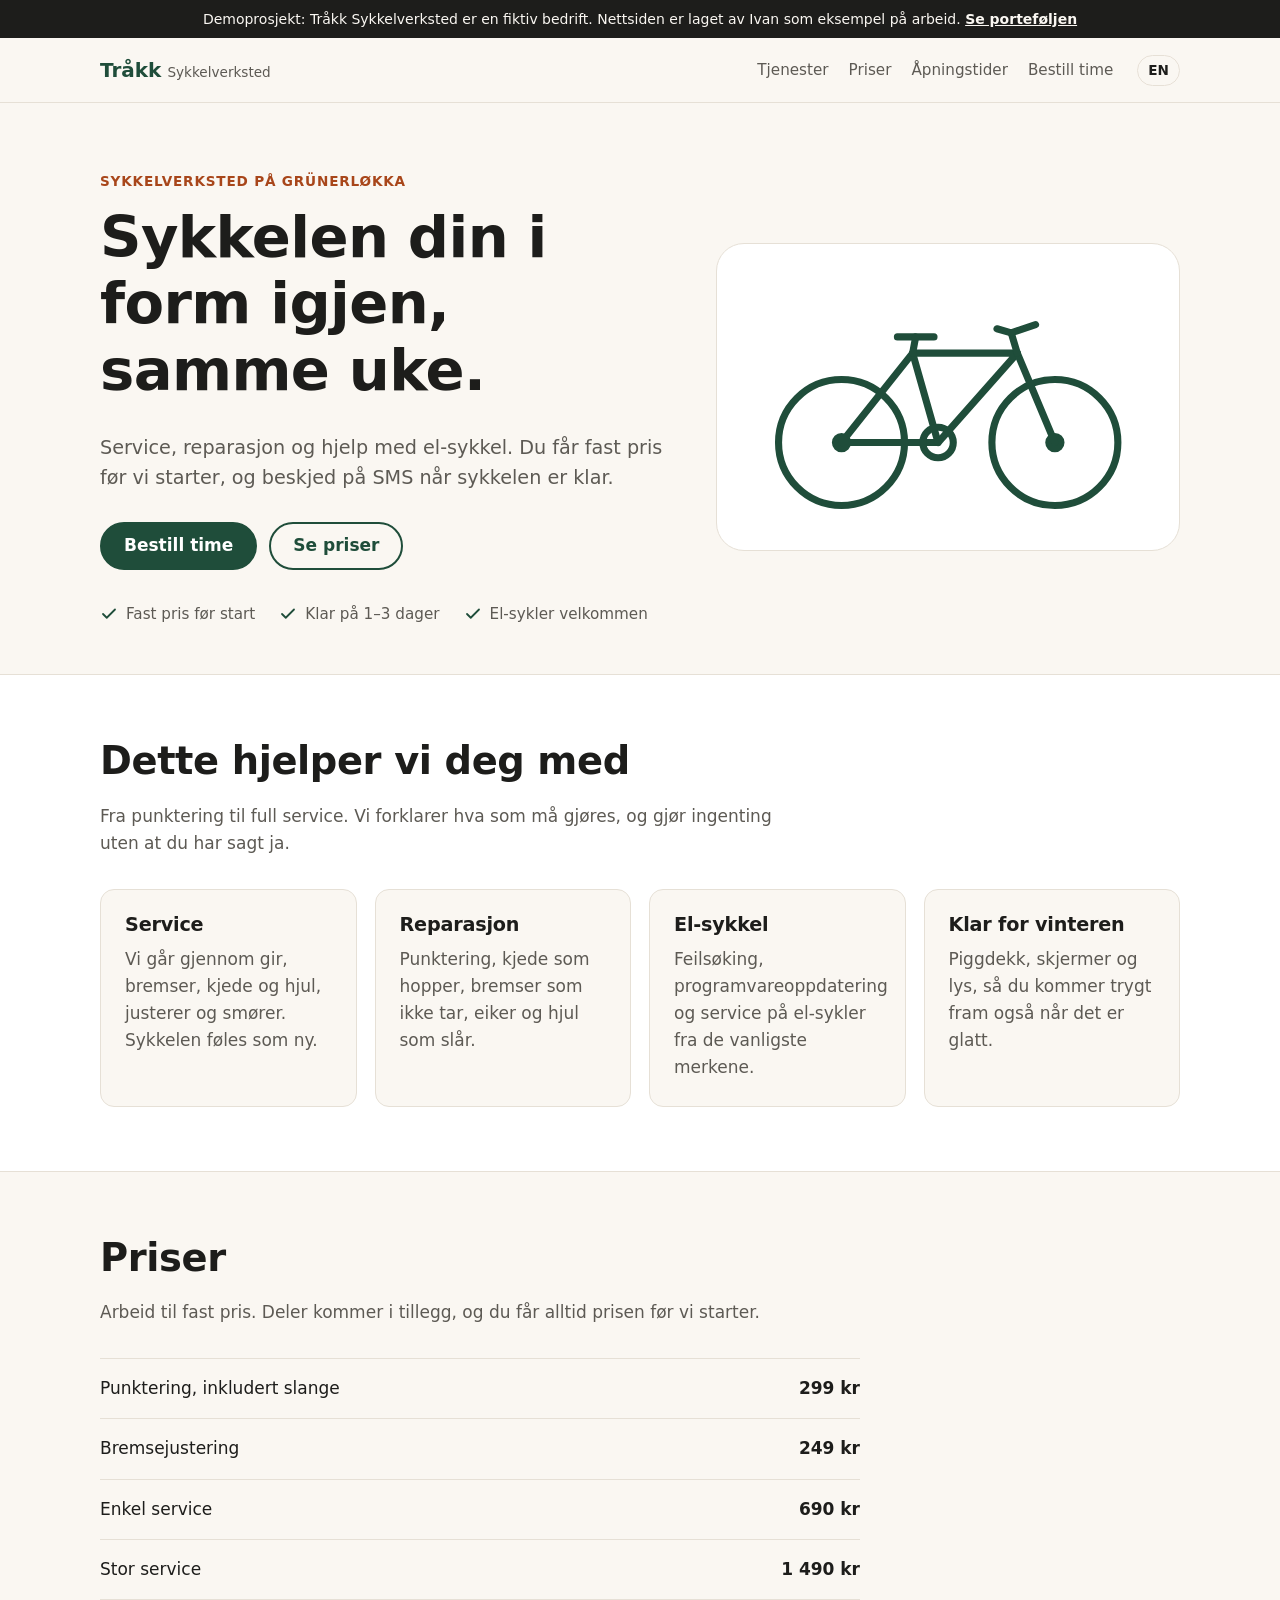
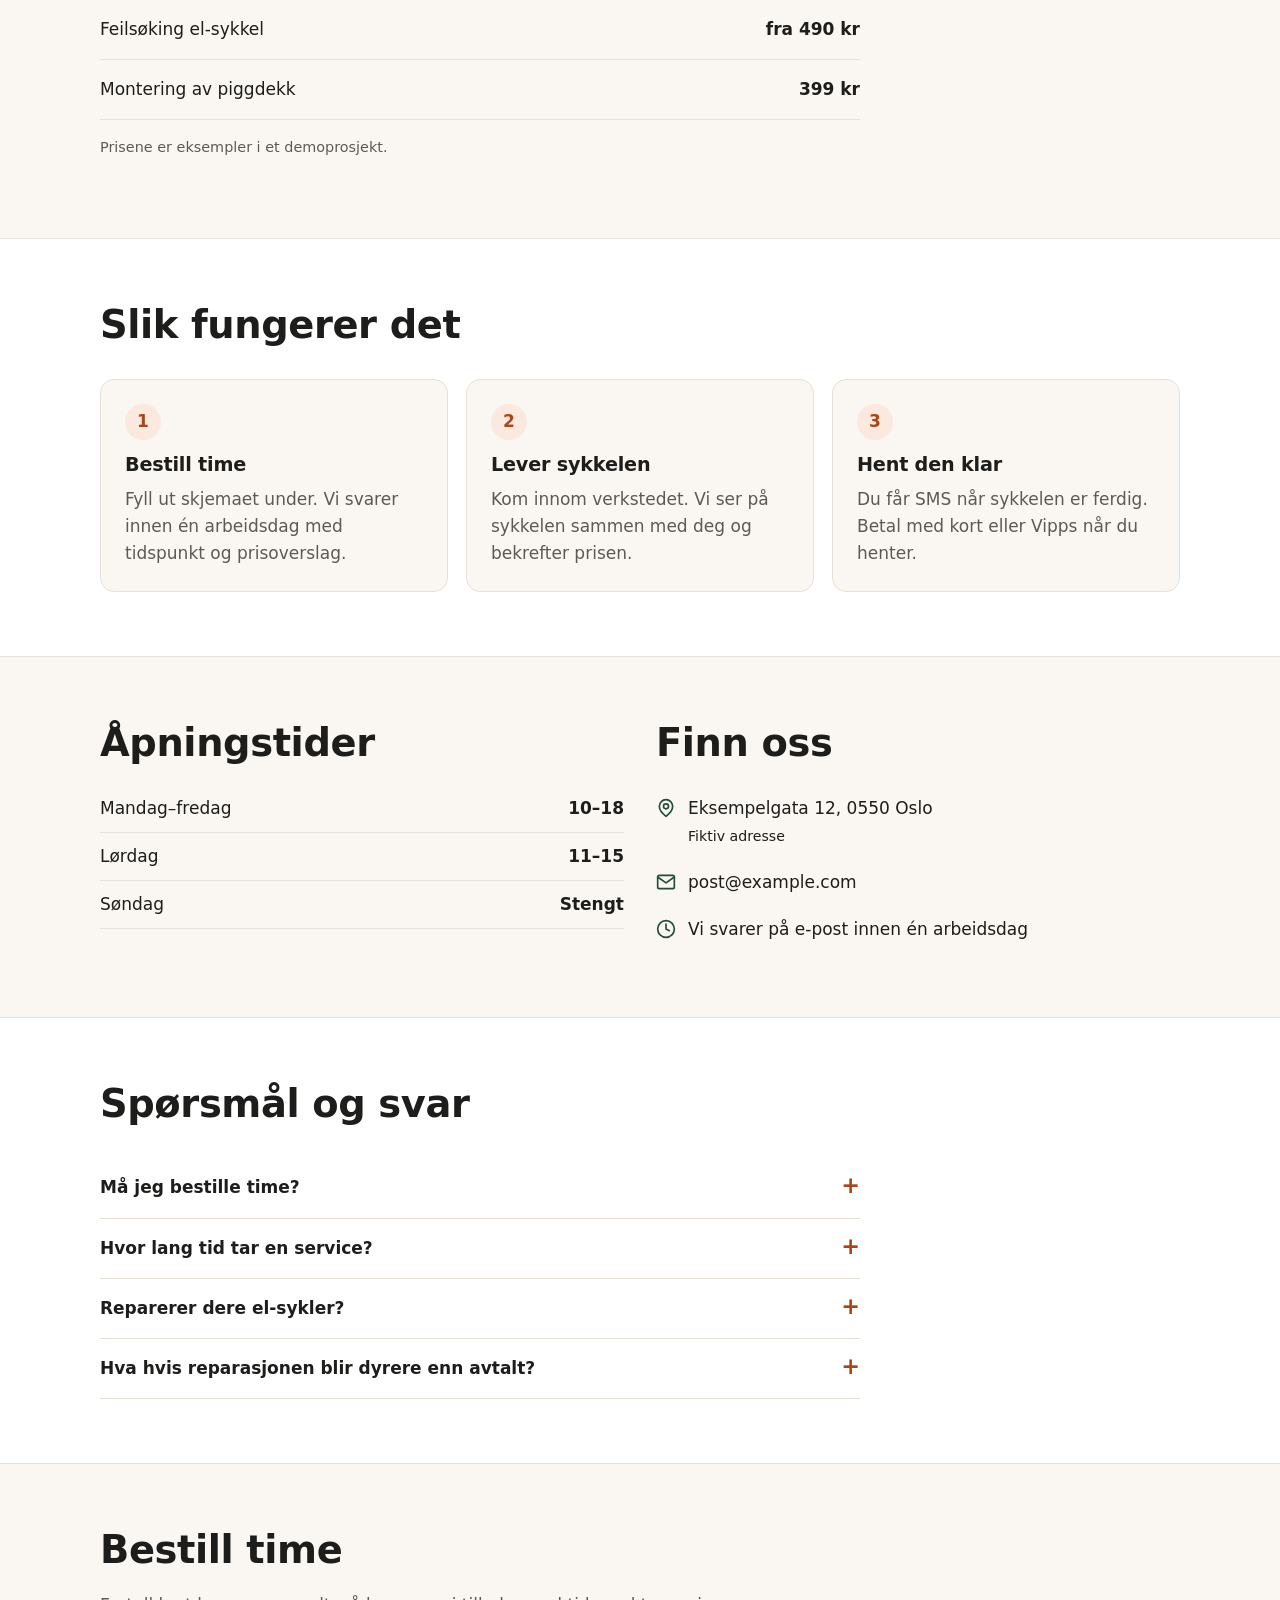
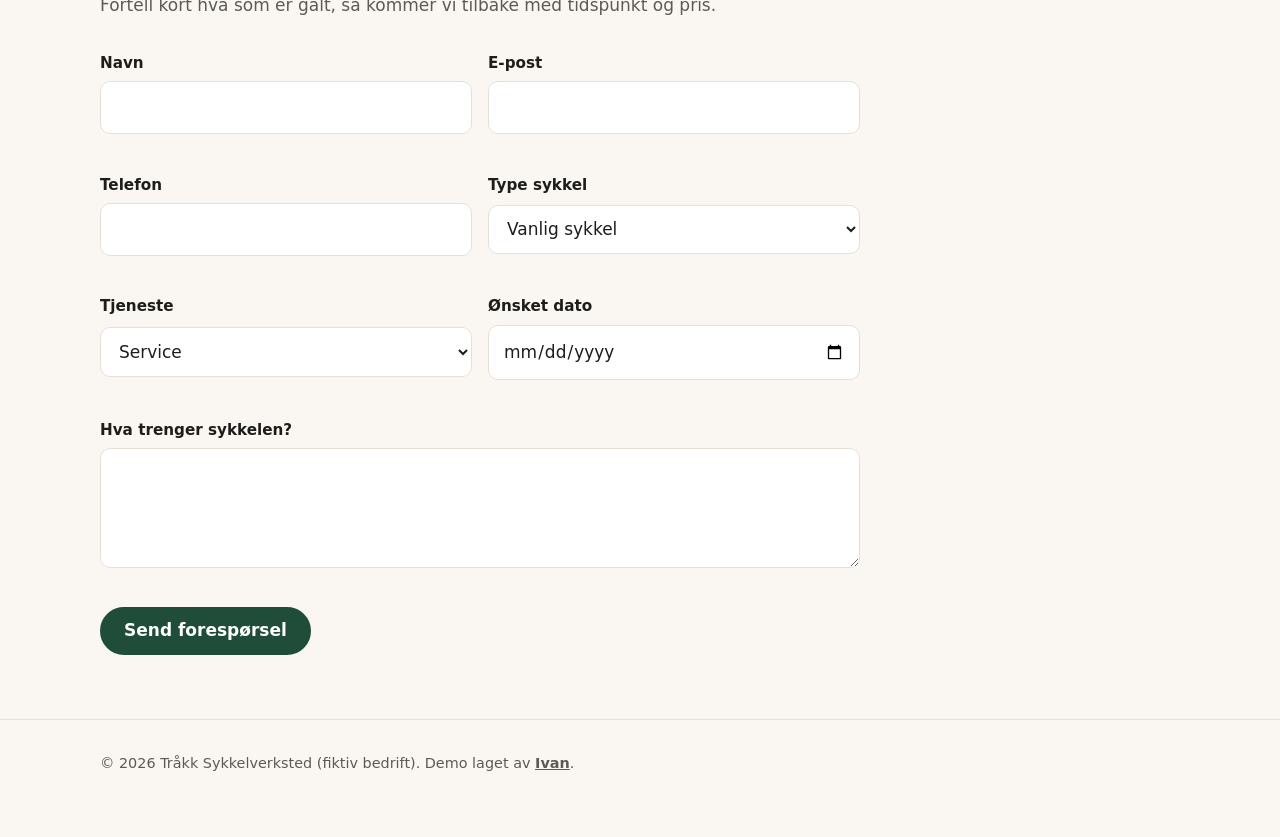
<file: index.html>
<!doctype html>
<html lang="nb">
<head>
  <meta charset="utf-8">
  <meta name="viewport" content="width=device-width, initial-scale=1">
  <title>Tråkk Sykkelverksted: sykkelservice og reparasjon på Grünerløkka (demo)</title>
  <meta name="description" content="Sykkelservice, reparasjon og hjelp med el-sykkel på Grünerløkka i Oslo. Fast pris før vi starter. Demoprosjekt med fiktiv bedrift.">
  <!-- Fictional business: keep the demo out of search results so nobody looks for a shop that does not exist. -->
  <meta name="robots" content="noindex, follow">
  <link rel="canonical" href="https://agent-carl.github.io/oslo-bike-shop-demo/">
  <link rel="alternate" hreflang="nb" href="https://agent-carl.github.io/oslo-bike-shop-demo/">
  <link rel="alternate" hreflang="en" href="https://agent-carl.github.io/oslo-bike-shop-demo/en/">
  <meta property="og:type" content="website">
  <meta property="og:title" content="Tråkk Sykkelverksted (demo)">
  <meta property="og:description" content="Sykkelservice og reparasjon på Grünerløkka. Demoprosjekt med fiktiv bedrift.">
  <meta property="og:url" content="https://agent-carl.github.io/oslo-bike-shop-demo/">
  <meta property="og:locale" content="nb_NO">
  <meta name="theme-color" content="#1f4d3a">
  <link rel="icon" href="favicon.svg" type="image/svg+xml">
  <link rel="stylesheet" href="styles.css">
  <script type="application/ld+json">
  {
    "@context": "https://schema.org",
    "@type": "BikeStore",
    "name": "Tråkk Sykkelverksted (fiktiv demo)",
    "description": "Demoprosjekt. Fiktiv sykkelverksted på Grünerløkka.",
    "url": "https://agent-carl.github.io/oslo-bike-shop-demo/",
    "telephone": "+47 000 00 000",
    "email": "post@example.com",
    "priceRange": "kr 249 - kr 1490",
    "address": {
      "@type": "PostalAddress",
      "streetAddress": "Eksempelgata 12",
      "postalCode": "0550",
      "addressLocality": "Oslo",
      "addressCountry": "NO"
    },
    "openingHoursSpecification": [
      { "@type": "OpeningHoursSpecification", "dayOfWeek": ["Monday", "Tuesday", "Wednesday", "Thursday", "Friday"], "opens": "10:00", "closes": "18:00" },
      { "@type": "OpeningHoursSpecification", "dayOfWeek": "Saturday", "opens": "11:00", "closes": "15:00" }
    ]
  }
  </script>
</head>
<body>
  <a class="skip" href="#main">Hopp til innhold</a>

  <div class="demo-banner" role="note">
    Demoprosjekt: Tråkk Sykkelverksted er en fiktiv bedrift. Nettsiden er laget av Ivan som eksempel på arbeid.
    <a href="https://agent-carl.github.io/">Se porteføljen</a>
  </div>

  <header class="site-header">
    <div class="wrap header-inner">
      <a class="logo" href="./">Tråkk <small>Sykkelverksted</small></a>
      <nav class="nav" aria-label="Hovedmeny">
        <a href="#tjenester">Tjenester</a>
        <a href="#priser">Priser</a>
        <a href="#apningstider">Åpningstider</a>
        <a href="#bestill">Bestill time</a>
      </nav>
      <a class="lang" href="en/" hreflang="en" lang="en">EN</a>
    </div>
  </header>

  <main id="main">
    <section class="hero">
      <div class="wrap hero-grid">
        <div>
          <span class="eyebrow">Sykkelverksted på Grünerløkka</span>
          <h1>Sykkelen din i form igjen, samme uke.</h1>
          <p class="lead">Service, reparasjon og hjelp med el-sykkel. Du får fast pris før vi starter, og beskjed på SMS når sykkelen er klar.</p>
          <div class="actions">
            <a class="btn btn-primary" href="#bestill">Bestill time</a>
            <a class="btn btn-ghost" href="#priser">Se priser</a>
          </div>
          <ul class="facts">
            <li><svg viewBox="0 0 24 24" fill="none" stroke="currentColor" stroke-width="2.4" stroke-linecap="round" stroke-linejoin="round" aria-hidden="true"><polyline points="20 6 9 17 4 12"/></svg>Fast pris før start</li>
            <li><svg viewBox="0 0 24 24" fill="none" stroke="currentColor" stroke-width="2.4" stroke-linecap="round" stroke-linejoin="round" aria-hidden="true"><polyline points="20 6 9 17 4 12"/></svg>Klar på 1–3 dager</li>
            <li><svg viewBox="0 0 24 24" fill="none" stroke="currentColor" stroke-width="2.4" stroke-linecap="round" stroke-linejoin="round" aria-hidden="true"><polyline points="20 6 9 17 4 12"/></svg>El-sykler velkommen</li>
          </ul>
        </div>
        <div class="hero-art" aria-hidden="true">
          <svg viewBox="0 0 400 230" fill="none" stroke="currentColor" stroke-width="7" stroke-linecap="round" stroke-linejoin="round">
            <circle cx="95" cy="160" r="62"/>
            <circle cx="305" cy="160" r="62"/>
            <circle cx="95" cy="160" r="6" fill="currentColor"/>
            <circle cx="305" cy="160" r="6" fill="currentColor"/>
            <polyline points="95,160 190,160 165,72 95,160"/>
            <polyline points="165,72 268,72 190,160"/>
            <polyline points="268,72 305,160"/>
            <line x1="150" y1="56" x2="186" y2="56"/>
            <line x1="165" y1="72" x2="168" y2="56"/>
            <polyline points="262,52 268,72"/>
            <polyline points="248,48 262,52 286,44"/>
            <circle cx="190" cy="160" r="15"/>
          </svg>
        </div>
      </div>
    </section>

    <section id="tjenester" class="alt">
      <div class="wrap">
        <div class="section-head">
          <h2>Dette hjelper vi deg med</h2>
          <p>Fra punktering til full service. Vi forklarer hva som må gjøres, og gjør ingenting uten at du har sagt ja.</p>
        </div>
        <div class="cards">
          <article class="card">
            <h3>Service</h3>
            <p>Vi går gjennom gir, bremser, kjede og hjul, justerer og smører. Sykkelen føles som ny.</p>
          </article>
          <article class="card">
            <h3>Reparasjon</h3>
            <p>Punktering, kjede som hopper, bremser som ikke tar, eiker og hjul som slår.</p>
          </article>
          <article class="card">
            <h3>El-sykkel</h3>
            <p>Feilsøking, programvareoppdatering og service på el-sykler fra de vanligste merkene.</p>
          </article>
          <article class="card">
            <h3>Klar for vinteren</h3>
            <p>Piggdekk, skjermer og lys, så du kommer trygt fram også når det er glatt.</p>
          </article>
        </div>
      </div>
    </section>

    <section id="priser">
      <div class="wrap">
        <div class="section-head">
          <h2>Priser</h2>
          <p>Arbeid til fast pris. Deler kommer i tillegg, og du får alltid prisen før vi starter.</p>
        </div>
        <ul class="price-list">
          <li><span>Punktering, inkludert slange</span><strong>299 kr</strong></li>
          <li><span>Bremsejustering</span><strong>249 kr</strong></li>
          <li><span>Enkel service</span><strong>690 kr</strong></li>
          <li><span>Stor service</span><strong>1 490 kr</strong></li>
          <li><span>Feilsøking el-sykkel</span><strong>fra 490 kr</strong></li>
          <li><span>Montering av piggdekk</span><strong>399 kr</strong></li>
        </ul>
        <p class="note">Prisene er eksempler i et demoprosjekt.</p>
      </div>
    </section>

    <section class="alt">
      <div class="wrap">
        <div class="section-head">
          <h2>Slik fungerer det</h2>
        </div>
        <div class="cards">
          <article class="card">
            <span class="card-num">1</span>
            <h3>Bestill time</h3>
            <p>Fyll ut skjemaet under. Vi svarer innen én arbeidsdag med tidspunkt og prisoverslag.</p>
          </article>
          <article class="card">
            <span class="card-num">2</span>
            <h3>Lever sykkelen</h3>
            <p>Kom innom verkstedet. Vi ser på sykkelen sammen med deg og bekrefter prisen.</p>
          </article>
          <article class="card">
            <span class="card-num">3</span>
            <h3>Hent den klar</h3>
            <p>Du får SMS når sykkelen er ferdig. Betal med kort eller Vipps når du henter.</p>
          </article>
        </div>
      </div>
    </section>

    <section id="apningstider">
      <div class="wrap two-col">
        <div>
          <h2>Åpningstider</h2>
          <table class="hours">
            <tr><th scope="row">Mandag–fredag</th><td>10–18</td></tr>
            <tr><th scope="row">Lørdag</th><td>11–15</td></tr>
            <tr><th scope="row">Søndag</th><td>Stengt</td></tr>
          </table>
        </div>
        <div>
          <h2>Finn oss</h2>
          <ul class="contact-list">
            <li>
              <svg viewBox="0 0 24 24" fill="none" stroke="currentColor" stroke-width="2" stroke-linecap="round" stroke-linejoin="round" aria-hidden="true"><path d="M20 10c0 6-8 12-8 12s-8-6-8-12a8 8 0 0 1 16 0Z"/><circle cx="12" cy="10" r="3"/></svg>
              <span>Eksempelgata 12, 0550 Oslo<br><small>Fiktiv adresse</small></span>
            </li>
            <li>
              <svg viewBox="0 0 24 24" fill="none" stroke="currentColor" stroke-width="2" stroke-linecap="round" stroke-linejoin="round" aria-hidden="true"><rect x="2" y="4" width="20" height="16" rx="2"/><polyline points="22 6 12 13 2 6"/></svg>
              <span>post@example.com</span>
            </li>
            <li>
              <svg viewBox="0 0 24 24" fill="none" stroke="currentColor" stroke-width="2" stroke-linecap="round" stroke-linejoin="round" aria-hidden="true"><circle cx="12" cy="12" r="10"/><polyline points="12 6 12 12 16 14"/></svg>
              <span>Vi svarer på e-post innen én arbeidsdag</span>
            </li>
          </ul>
        </div>
      </div>
    </section>

    <section class="alt faq">
      <div class="wrap">
        <div class="section-head">
          <h2>Spørsmål og svar</h2>
        </div>
        <details>
          <summary>Må jeg bestille time?</summary>
          <p>For service og større reparasjoner, ja. Punktering fikser vi ofte samme dag uten timebestilling.</p>
        </details>
        <details>
          <summary>Hvor lang tid tar en service?</summary>
          <p>Vanligvis 1–3 dager, avhengig av sesong og om vi må bestille deler.</p>
        </details>
        <details>
          <summary>Reparerer dere el-sykler?</summary>
          <p>Ja. Vi feilsøker motor, batteri og display, og gjør service på resten av sykkelen.</p>
        </details>
        <details>
          <summary>Hva hvis reparasjonen blir dyrere enn avtalt?</summary>
          <p>Da ringer vi deg før vi gjør noe mer. Du betaler aldri for arbeid du ikke har godkjent.</p>
        </details>
      </div>
    </section>

    <section id="bestill">
      <div class="wrap">
        <div class="section-head">
          <h2>Bestill time</h2>
          <p>Fortell kort hva som er galt, så kommer vi tilbake med tidspunkt og pris.</p>
        </div>
        <form class="form" id="booking" novalidate data-lang="nb">
          <div class="field">
            <label for="name">Navn</label>
            <input id="name" name="name" autocomplete="name" required>
            <span class="field-error" aria-live="polite"></span>
          </div>
          <div class="field">
            <label for="email">E-post</label>
            <input id="email" name="email" type="email" autocomplete="email" required>
            <span class="field-error" aria-live="polite"></span>
          </div>
          <div class="field">
            <label for="phone">Telefon</label>
            <input id="phone" name="phone" type="tel" autocomplete="tel" inputmode="tel">
            <span class="field-error" aria-live="polite"></span>
          </div>
          <div class="field">
            <label for="bike">Type sykkel</label>
            <select id="bike" name="bike">
              <option>Vanlig sykkel</option>
              <option>El-sykkel</option>
              <option>Barnesykkel</option>
              <option>Annet</option>
            </select>
            <span class="field-error"></span>
          </div>
          <div class="field">
            <label for="service">Tjeneste</label>
            <select id="service" name="service">
              <option>Service</option>
              <option>Reparasjon</option>
              <option>El-sykkel</option>
              <option>Klar for vinteren</option>
            </select>
            <span class="field-error"></span>
          </div>
          <div class="field">
            <label for="date">Ønsket dato</label>
            <input id="date" name="date" type="date">
            <span class="field-error"></span>
          </div>
          <div class="field field-full">
            <label for="message">Hva trenger sykkelen?</label>
            <textarea id="message" name="message" required></textarea>
            <span class="field-error" aria-live="polite"></span>
          </div>
          <div class="field-full">
            <button class="btn btn-primary" type="submit">Send forespørsel</button>
          </div>
          <p class="form-status" role="status" tabindex="-1"></p>
        </form>
      </div>
    </section>
  </main>

  <footer class="site-footer">
    <div class="wrap">
      <p>© 2026 Tråkk Sykkelverksted (fiktiv bedrift). Demo laget av <a href="https://agent-carl.github.io/">Ivan</a>.</p>
    </div>
  </footer>

  <script src="form.js" defer></script>
</body>
</html>
</file>
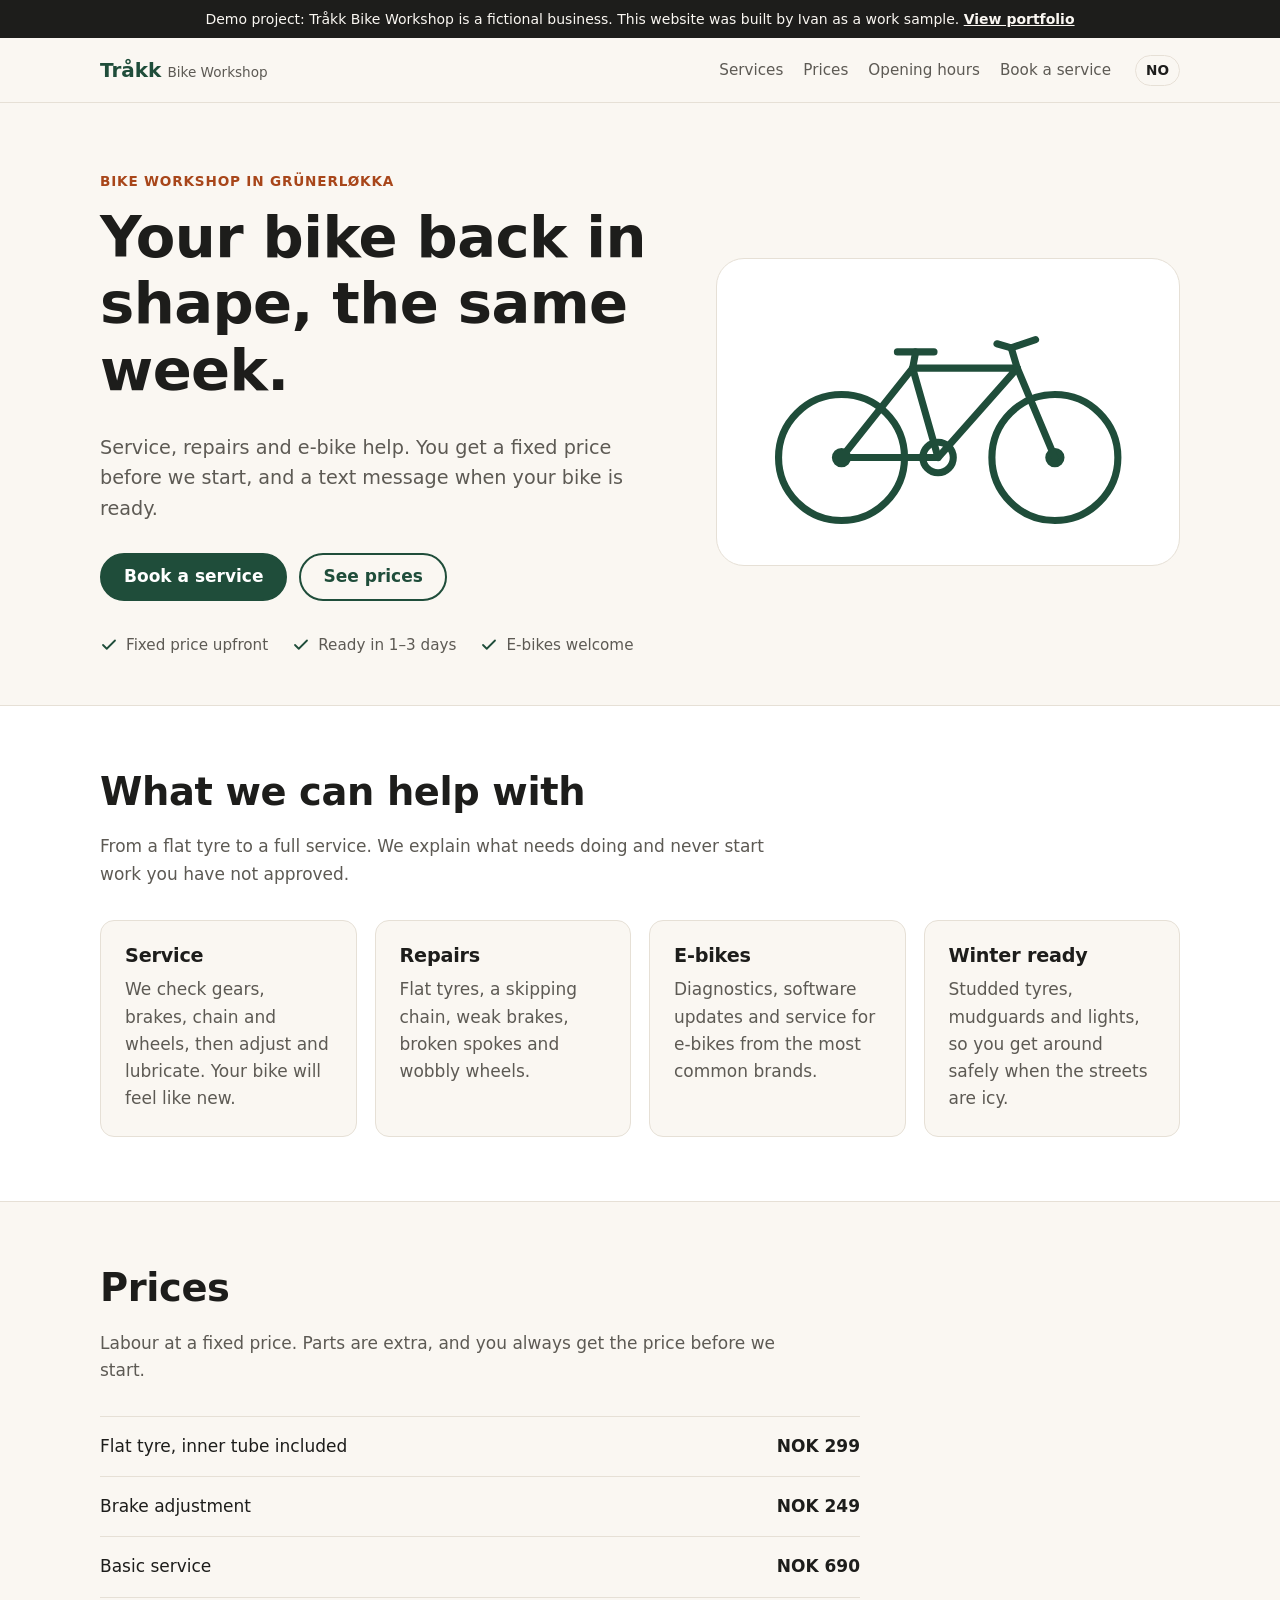
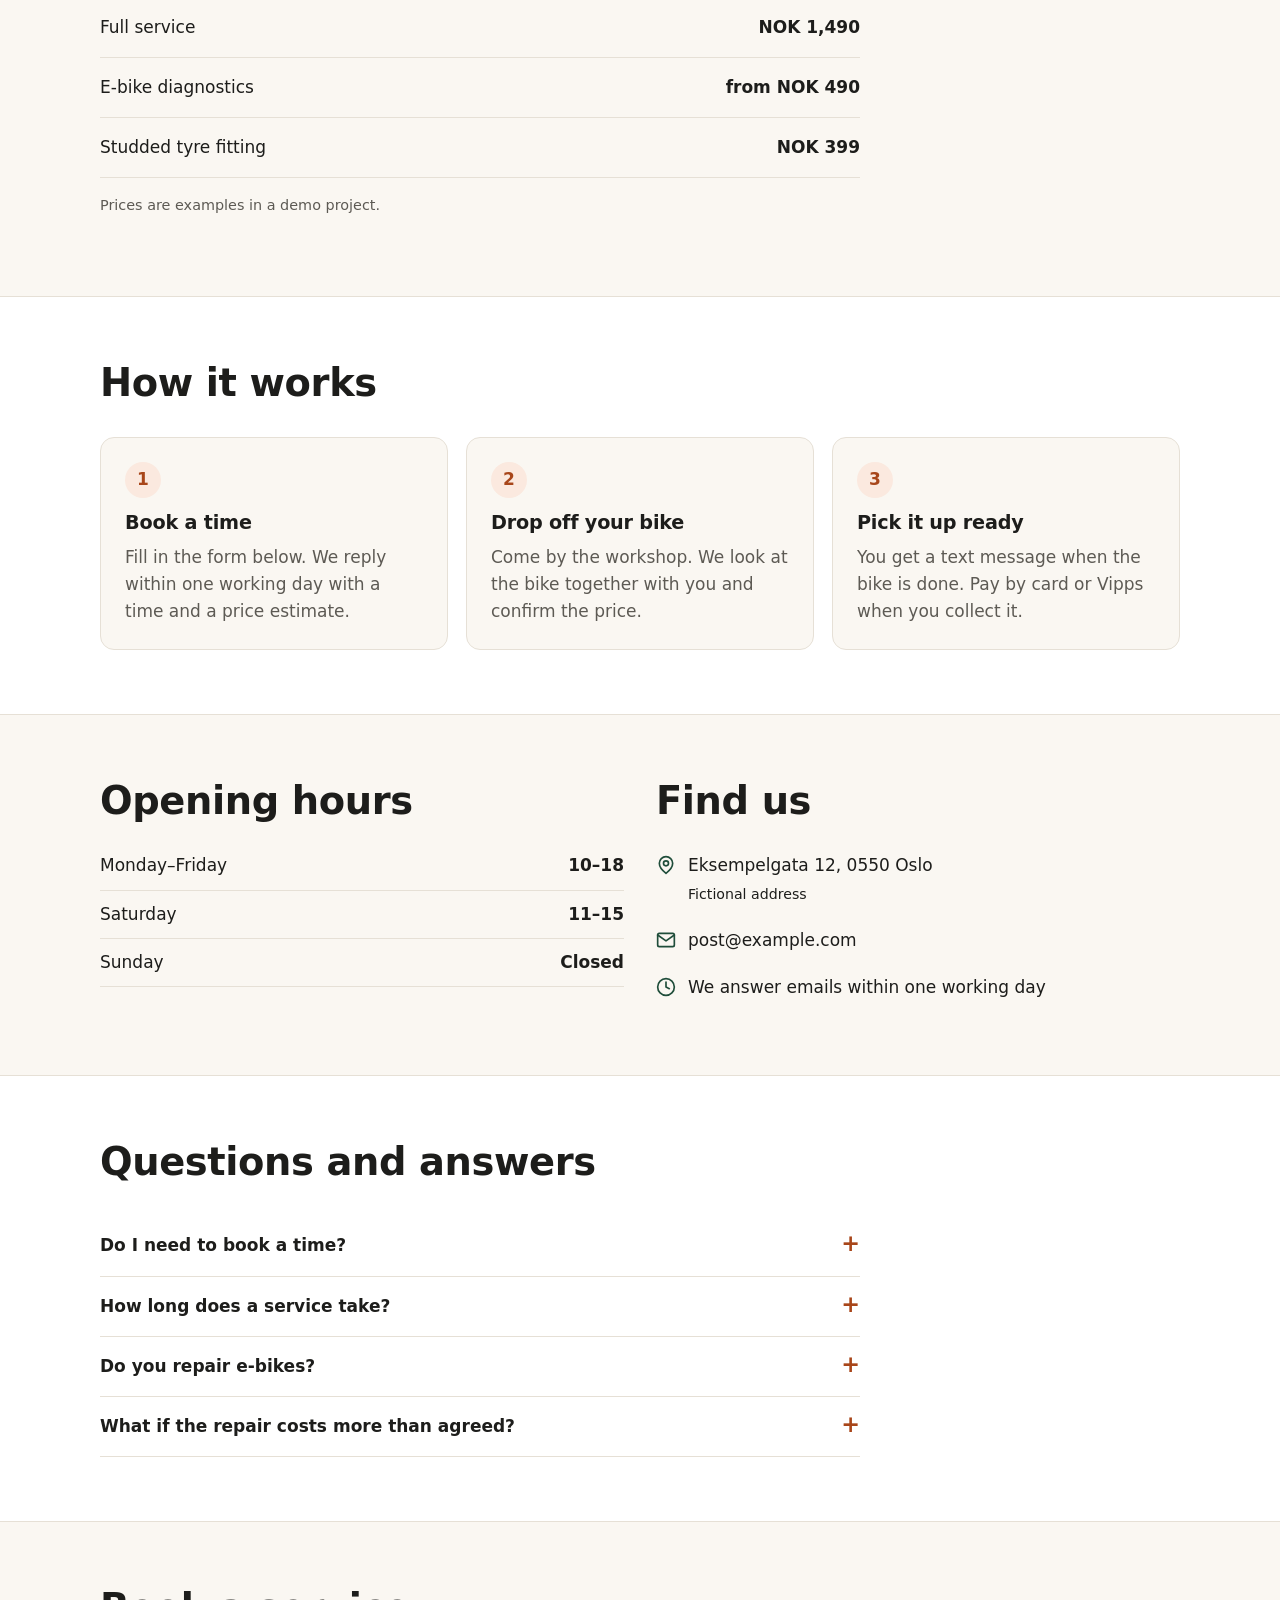
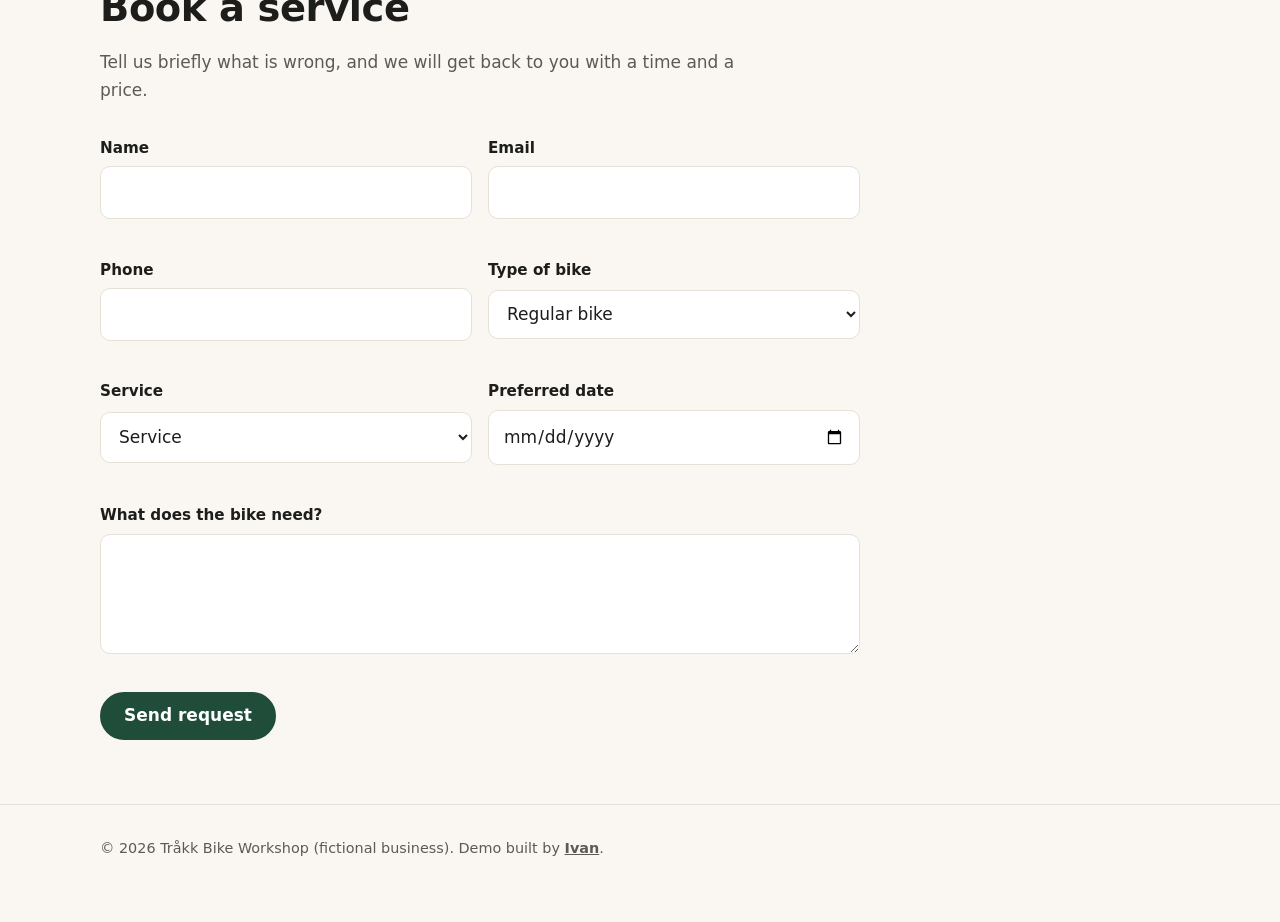
<file: en/index.html>
<!doctype html>
<html lang="en">
<head>
  <meta charset="utf-8">
  <meta name="viewport" content="width=device-width, initial-scale=1">
  <title>Tråkk Bike Workshop: bike service and repair in Grünerløkka (demo)</title>
  <meta name="description" content="Bike service, repairs and e-bike help in Grünerløkka, Oslo. Fixed price before we start. Demo project with a fictional business.">
  <!-- Fictional business: keep the demo out of search results so nobody looks for a shop that does not exist. -->
  <meta name="robots" content="noindex, follow">
  <link rel="canonical" href="https://agent-carl.github.io/oslo-bike-shop-demo/en/">
  <link rel="alternate" hreflang="nb" href="https://agent-carl.github.io/oslo-bike-shop-demo/">
  <link rel="alternate" hreflang="en" href="https://agent-carl.github.io/oslo-bike-shop-demo/en/">
  <meta property="og:type" content="website">
  <meta property="og:title" content="Tråkk Bike Workshop (demo)">
  <meta property="og:description" content="Bike service and repair in Grünerløkka, Oslo. Demo project with a fictional business.">
  <meta property="og:url" content="https://agent-carl.github.io/oslo-bike-shop-demo/en/">
  <meta property="og:locale" content="en_GB">
  <meta name="theme-color" content="#1f4d3a">
  <link rel="icon" href="../favicon.svg" type="image/svg+xml">
  <link rel="stylesheet" href="../styles.css">
  <script type="application/ld+json">
  {
    "@context": "https://schema.org",
    "@type": "BikeStore",
    "name": "Tråkk Bike Workshop (fictional demo)",
    "description": "Demo project. Fictional bike workshop in Grünerløkka, Oslo.",
    "url": "https://agent-carl.github.io/oslo-bike-shop-demo/en/",
    "telephone": "+47 000 00 000",
    "email": "post@example.com",
    "priceRange": "NOK 249 - NOK 1490",
    "address": {
      "@type": "PostalAddress",
      "streetAddress": "Eksempelgata 12",
      "postalCode": "0550",
      "addressLocality": "Oslo",
      "addressCountry": "NO"
    },
    "openingHoursSpecification": [
      { "@type": "OpeningHoursSpecification", "dayOfWeek": ["Monday", "Tuesday", "Wednesday", "Thursday", "Friday"], "opens": "10:00", "closes": "18:00" },
      { "@type": "OpeningHoursSpecification", "dayOfWeek": "Saturday", "opens": "11:00", "closes": "15:00" }
    ]
  }
  </script>
</head>
<body>
  <a class="skip" href="#main">Skip to content</a>

  <div class="demo-banner" role="note">
    Demo project: Tråkk Bike Workshop is a fictional business. This website was built by Ivan as a work sample.
    <a href="https://agent-carl.github.io/">View portfolio</a>
  </div>

  <header class="site-header">
    <div class="wrap header-inner">
      <a class="logo" href="./">Tråkk <small>Bike Workshop</small></a>
      <nav class="nav" aria-label="Main menu">
        <a href="#services">Services</a>
        <a href="#prices">Prices</a>
        <a href="#hours">Opening hours</a>
        <a href="#book">Book a service</a>
      </nav>
      <a class="lang" href="../" hreflang="nb" lang="nb">NO</a>
    </div>
  </header>

  <main id="main">
    <section class="hero">
      <div class="wrap hero-grid">
        <div>
          <span class="eyebrow">Bike workshop in Grünerløkka</span>
          <h1>Your bike back in shape, the same week.</h1>
          <p class="lead">Service, repairs and e-bike help. You get a fixed price before we start, and a text message when your bike is ready.</p>
          <div class="actions">
            <a class="btn btn-primary" href="#book">Book a service</a>
            <a class="btn btn-ghost" href="#prices">See prices</a>
          </div>
          <ul class="facts">
            <li><svg viewBox="0 0 24 24" fill="none" stroke="currentColor" stroke-width="2.4" stroke-linecap="round" stroke-linejoin="round" aria-hidden="true"><polyline points="20 6 9 17 4 12"/></svg>Fixed price upfront</li>
            <li><svg viewBox="0 0 24 24" fill="none" stroke="currentColor" stroke-width="2.4" stroke-linecap="round" stroke-linejoin="round" aria-hidden="true"><polyline points="20 6 9 17 4 12"/></svg>Ready in 1–3 days</li>
            <li><svg viewBox="0 0 24 24" fill="none" stroke="currentColor" stroke-width="2.4" stroke-linecap="round" stroke-linejoin="round" aria-hidden="true"><polyline points="20 6 9 17 4 12"/></svg>E-bikes welcome</li>
          </ul>
        </div>
        <div class="hero-art" aria-hidden="true">
          <svg viewBox="0 0 400 230" fill="none" stroke="currentColor" stroke-width="7" stroke-linecap="round" stroke-linejoin="round">
            <circle cx="95" cy="160" r="62"/>
            <circle cx="305" cy="160" r="62"/>
            <circle cx="95" cy="160" r="6" fill="currentColor"/>
            <circle cx="305" cy="160" r="6" fill="currentColor"/>
            <polyline points="95,160 190,160 165,72 95,160"/>
            <polyline points="165,72 268,72 190,160"/>
            <polyline points="268,72 305,160"/>
            <line x1="150" y1="56" x2="186" y2="56"/>
            <line x1="165" y1="72" x2="168" y2="56"/>
            <polyline points="262,52 268,72"/>
            <polyline points="248,48 262,52 286,44"/>
            <circle cx="190" cy="160" r="15"/>
          </svg>
        </div>
      </div>
    </section>

    <section id="services" class="alt">
      <div class="wrap">
        <div class="section-head">
          <h2>What we can help with</h2>
          <p>From a flat tyre to a full service. We explain what needs doing and never start work you have not approved.</p>
        </div>
        <div class="cards">
          <article class="card">
            <h3>Service</h3>
            <p>We check gears, brakes, chain and wheels, then adjust and lubricate. Your bike will feel like new.</p>
          </article>
          <article class="card">
            <h3>Repairs</h3>
            <p>Flat tyres, a skipping chain, weak brakes, broken spokes and wobbly wheels.</p>
          </article>
          <article class="card">
            <h3>E-bikes</h3>
            <p>Diagnostics, software updates and service for e-bikes from the most common brands.</p>
          </article>
          <article class="card">
            <h3>Winter ready</h3>
            <p>Studded tyres, mudguards and lights, so you get around safely when the streets are icy.</p>
          </article>
        </div>
      </div>
    </section>

    <section id="prices">
      <div class="wrap">
        <div class="section-head">
          <h2>Prices</h2>
          <p>Labour at a fixed price. Parts are extra, and you always get the price before we start.</p>
        </div>
        <ul class="price-list">
          <li><span>Flat tyre, inner tube included</span><strong>NOK 299</strong></li>
          <li><span>Brake adjustment</span><strong>NOK 249</strong></li>
          <li><span>Basic service</span><strong>NOK 690</strong></li>
          <li><span>Full service</span><strong>NOK 1,490</strong></li>
          <li><span>E-bike diagnostics</span><strong>from NOK 490</strong></li>
          <li><span>Studded tyre fitting</span><strong>NOK 399</strong></li>
        </ul>
        <p class="note">Prices are examples in a demo project.</p>
      </div>
    </section>

    <section class="alt">
      <div class="wrap">
        <div class="section-head">
          <h2>How it works</h2>
        </div>
        <div class="cards">
          <article class="card">
            <span class="card-num">1</span>
            <h3>Book a time</h3>
            <p>Fill in the form below. We reply within one working day with a time and a price estimate.</p>
          </article>
          <article class="card">
            <span class="card-num">2</span>
            <h3>Drop off your bike</h3>
            <p>Come by the workshop. We look at the bike together with you and confirm the price.</p>
          </article>
          <article class="card">
            <span class="card-num">3</span>
            <h3>Pick it up ready</h3>
            <p>You get a text message when the bike is done. Pay by card or Vipps when you collect it.</p>
          </article>
        </div>
      </div>
    </section>

    <section id="hours">
      <div class="wrap two-col">
        <div>
          <h2>Opening hours</h2>
          <table class="hours">
            <tr><th scope="row">Monday–Friday</th><td>10–18</td></tr>
            <tr><th scope="row">Saturday</th><td>11–15</td></tr>
            <tr><th scope="row">Sunday</th><td>Closed</td></tr>
          </table>
        </div>
        <div>
          <h2>Find us</h2>
          <ul class="contact-list">
            <li>
              <svg viewBox="0 0 24 24" fill="none" stroke="currentColor" stroke-width="2" stroke-linecap="round" stroke-linejoin="round" aria-hidden="true"><path d="M20 10c0 6-8 12-8 12s-8-6-8-12a8 8 0 0 1 16 0Z"/><circle cx="12" cy="10" r="3"/></svg>
              <span>Eksempelgata 12, 0550 Oslo<br><small>Fictional address</small></span>
            </li>
            <li>
              <svg viewBox="0 0 24 24" fill="none" stroke="currentColor" stroke-width="2" stroke-linecap="round" stroke-linejoin="round" aria-hidden="true"><rect x="2" y="4" width="20" height="16" rx="2"/><polyline points="22 6 12 13 2 6"/></svg>
              <span>post@example.com</span>
            </li>
            <li>
              <svg viewBox="0 0 24 24" fill="none" stroke="currentColor" stroke-width="2" stroke-linecap="round" stroke-linejoin="round" aria-hidden="true"><circle cx="12" cy="12" r="10"/><polyline points="12 6 12 12 16 14"/></svg>
              <span>We answer emails within one working day</span>
            </li>
          </ul>
        </div>
      </div>
    </section>

    <section class="alt faq">
      <div class="wrap">
        <div class="section-head">
          <h2>Questions and answers</h2>
        </div>
        <details>
          <summary>Do I need to book a time?</summary>
          <p>For a service or bigger repairs, yes. We can often fix a flat tyre the same day without booking.</p>
        </details>
        <details>
          <summary>How long does a service take?</summary>
          <p>Usually 1–3 days, depending on the season and whether we need to order parts.</p>
        </details>
        <details>
          <summary>Do you repair e-bikes?</summary>
          <p>Yes. We diagnose motor, battery and display issues, and service the rest of the bike.</p>
        </details>
        <details>
          <summary>What if the repair costs more than agreed?</summary>
          <p>We contact you before doing anything else. You never pay for work you have not approved.</p>
        </details>
      </div>
    </section>

    <section id="book">
      <div class="wrap">
        <div class="section-head">
          <h2>Book a service</h2>
          <p>Tell us briefly what is wrong, and we will get back to you with a time and a price.</p>
        </div>
        <form class="form" id="booking" novalidate data-lang="en">
          <div class="field">
            <label for="name">Name</label>
            <input id="name" name="name" autocomplete="name" required>
            <span class="field-error" aria-live="polite"></span>
          </div>
          <div class="field">
            <label for="email">Email</label>
            <input id="email" name="email" type="email" autocomplete="email" required>
            <span class="field-error" aria-live="polite"></span>
          </div>
          <div class="field">
            <label for="phone">Phone</label>
            <input id="phone" name="phone" type="tel" autocomplete="tel" inputmode="tel">
            <span class="field-error" aria-live="polite"></span>
          </div>
          <div class="field">
            <label for="bike">Type of bike</label>
            <select id="bike" name="bike">
              <option>Regular bike</option>
              <option>E-bike</option>
              <option>Kids' bike</option>
              <option>Other</option>
            </select>
            <span class="field-error"></span>
          </div>
          <div class="field">
            <label for="service">Service</label>
            <select id="service" name="service">
              <option>Service</option>
              <option>Repair</option>
              <option>E-bike</option>
              <option>Winter ready</option>
            </select>
            <span class="field-error"></span>
          </div>
          <div class="field">
            <label for="date">Preferred date</label>
            <input id="date" name="date" type="date">
            <span class="field-error"></span>
          </div>
          <div class="field field-full">
            <label for="message">What does the bike need?</label>
            <textarea id="message" name="message" required></textarea>
            <span class="field-error" aria-live="polite"></span>
          </div>
          <div class="field-full">
            <button class="btn btn-primary" type="submit">Send request</button>
          </div>
          <p class="form-status" role="status" tabindex="-1"></p>
        </form>
      </div>
    </section>
  </main>

  <footer class="site-footer">
    <div class="wrap">
      <p>© 2026 Tråkk Bike Workshop (fictional business). Demo built by <a href="https://agent-carl.github.io/">Ivan</a>.</p>
    </div>
  </footer>

  <script src="../form.js" defer></script>
</body>
</html>
</file>
<file: styles.css>
:root {
  --bg: #faf7f2;
  --surface: #ffffff;
  --text: #1d1d1b;
  --muted: #5d5a54;
  --line: #e6e0d6;
  --brand: #1f4d3a;
  --brand-ink: #ffffff;
  --accent: #a8461a;
  --accent-soft: #fbe9df;
  --radius: 14px;
  --max: 1120px;
  --font: system-ui, -apple-system, "Segoe UI", Roboto, "Helvetica Neue", Arial, sans-serif;
}

@media (prefers-color-scheme: dark) {
  :root {
    --bg: #121614;
    --surface: #1a201d;
    --text: #ecebe6;
    --muted: #a8a59d;
    --line: #2c3430;
    --brand: #7fc4a2;
    --brand-ink: #0d1411;
    --accent: #f08a55;
    --accent-soft: #2b1d16;
  }
}

*,
*::before,
*::after {
  box-sizing: border-box;
}

html {
  scroll-behavior: smooth;
}

body {
  margin: 0;
  background: var(--bg);
  color: var(--text);
  font-family: var(--font);
  font-size: 1.0625rem;
  line-height: 1.6;
  -webkit-font-smoothing: antialiased;
}

img,
svg {
  display: block;
  max-width: 100%;
}

a {
  color: inherit;
}

h1,
h2,
h3 {
  line-height: 1.15;
  margin: 0 0 0.5em;
  letter-spacing: -0.01em;
}

h1 {
  font-size: clamp(2.2rem, 5vw, 3.6rem);
}

h2 {
  font-size: clamp(1.7rem, 3.2vw, 2.4rem);
}

h3 {
  font-size: 1.2rem;
}

p {
  margin: 0 0 1em;
}

.wrap {
  width: 100%;
  max-width: var(--max);
  margin: 0 auto;
  padding: 0 20px;
}

.skip {
  position: absolute;
  left: -9999px;
}

.skip:focus {
  left: 16px;
  top: 16px;
  z-index: 10;
  background: var(--surface);
  padding: 8px 12px;
  border-radius: 8px;
}

/* Demo banner */
.demo-banner {
  background: var(--text);
  color: var(--bg);
  font-size: 0.875rem;
  text-align: center;
  padding: 8px 16px;
}

.demo-banner a {
  color: inherit;
  font-weight: 600;
}

/* Header */
.site-header {
  position: sticky;
  top: 0;
  z-index: 5;
  background: color-mix(in srgb, var(--bg) 92%, transparent);
  backdrop-filter: saturate(160%) blur(8px);
  border-bottom: 1px solid var(--line);
}

.header-inner {
  display: flex;
  align-items: center;
  gap: 24px;
  min-height: 64px;
}

.logo {
  display: flex;
  align-items: baseline;
  gap: 6px;
  text-decoration: none;
  font-weight: 800;
  font-size: 1.25rem;
  color: var(--brand);
}

.logo small {
  font-weight: 500;
  font-size: 0.85rem;
  color: var(--muted);
}

.nav {
  display: flex;
  gap: 20px;
  margin-left: auto;
  font-size: 0.95rem;
}

.nav a {
  text-decoration: none;
  color: var(--muted);
}

.nav a:hover {
  color: var(--text);
}

.lang {
  font-size: 0.85rem;
  font-weight: 700;
  text-decoration: none;
  border: 1px solid var(--line);
  border-radius: 999px;
  padding: 4px 10px;
}

@media (max-width: 760px) {
  .nav {
    display: none;
  }
  .lang {
    margin-left: auto;
  }
}

/* Buttons */
.btn {
  display: inline-flex;
  align-items: center;
  justify-content: center;
  gap: 8px;
  min-height: 48px;
  padding: 0 22px;
  border-radius: 999px;
  border: 2px solid var(--brand);
  font: inherit;
  font-weight: 700;
  text-decoration: none;
  cursor: pointer;
  transition: transform 0.15s ease, background 0.15s ease;
}

.btn:hover {
  transform: translateY(-1px);
}

.btn-primary {
  background: var(--brand);
  color: var(--brand-ink);
}

.btn-ghost {
  background: transparent;
  color: var(--brand);
}

/* Hero */
.hero {
  padding: 64px 0 48px;
}

.hero-grid {
  display: grid;
  grid-template-columns: 1.1fr 0.9fr;
  gap: 48px;
  align-items: center;
}

.eyebrow {
  display: inline-block;
  font-size: 0.85rem;
  font-weight: 700;
  letter-spacing: 0.06em;
  text-transform: uppercase;
  color: var(--accent);
  margin-bottom: 12px;
}

.lead {
  font-size: 1.2rem;
  color: var(--muted);
  max-width: 36em;
}

.actions {
  display: flex;
  flex-wrap: wrap;
  gap: 12px;
  margin: 28px 0 32px;
}

.facts {
  display: flex;
  flex-wrap: wrap;
  gap: 10px 24px;
  padding: 0;
  margin: 0;
  list-style: none;
  font-size: 0.95rem;
  color: var(--muted);
}

.facts li {
  display: flex;
  align-items: center;
  gap: 8px;
}

.facts svg {
  width: 18px;
  height: 18px;
  color: var(--brand);
  flex: none;
}

.hero-art {
  background: var(--surface);
  border: 1px solid var(--line);
  border-radius: 28px;
  padding: 36px 28px;
  color: var(--brand);
}

.hero-art svg {
  width: 100%;
  height: auto;
}

@media (max-width: 860px) {
  .hero-grid {
    grid-template-columns: 1fr;
  }
  .hero {
    padding-top: 40px;
  }
  .hero-art {
    padding: 20px;
    max-width: 420px;
  }
}

/* Sections */
section {
  padding: 64px 0;
}

.section-head {
  max-width: 40em;
  margin-bottom: 32px;
}

.section-head p {
  color: var(--muted);
}

.alt {
  background: var(--surface);
  border-top: 1px solid var(--line);
  border-bottom: 1px solid var(--line);
}

.cards {
  display: grid;
  grid-template-columns: repeat(auto-fit, minmax(230px, 1fr));
  gap: 18px;
}

.card {
  background: var(--surface);
  border: 1px solid var(--line);
  border-radius: var(--radius);
  padding: 24px;
}

.alt .card {
  background: var(--bg);
}

.card p {
  color: var(--muted);
  margin: 0;
}

.card-num {
  display: inline-grid;
  place-items: center;
  width: 36px;
  height: 36px;
  border-radius: 50%;
  background: var(--accent-soft);
  color: var(--accent);
  font-weight: 800;
  margin-bottom: 14px;
}

/* Prices */
.price-list {
  list-style: none;
  margin: 0;
  padding: 0;
  border-top: 1px solid var(--line);
  max-width: 760px;
}

.price-list li {
  display: flex;
  justify-content: space-between;
  gap: 16px;
  padding: 16px 0;
  border-bottom: 1px solid var(--line);
}

.price-list strong {
  white-space: nowrap;
}

.note {
  font-size: 0.9rem;
  color: var(--muted);
  margin-top: 16px;
}

/* Hours + contact */
.two-col {
  display: grid;
  grid-template-columns: 1fr 1fr;
  gap: 32px;
}

@media (max-width: 760px) {
  .two-col {
    grid-template-columns: 1fr;
  }
}

.hours {
  width: 100%;
  border-collapse: collapse;
}

.hours th,
.hours td {
  text-align: left;
  padding: 10px 0;
  border-bottom: 1px solid var(--line);
  font-weight: 400;
}

.hours td {
  text-align: right;
  font-weight: 600;
}

.contact-list {
  list-style: none;
  padding: 0;
  margin: 0;
}

.contact-list li {
  display: flex;
  gap: 12px;
  align-items: flex-start;
  padding: 10px 0;
}

.contact-list svg {
  width: 20px;
  height: 20px;
  margin-top: 3px;
  color: var(--brand);
  flex: none;
}

/* FAQ */
.faq details {
  border-bottom: 1px solid var(--line);
  padding: 16px 0;
  max-width: 760px;
}

.faq summary {
  cursor: pointer;
  font-weight: 700;
  list-style: none;
  display: flex;
  justify-content: space-between;
  gap: 16px;
}

.faq summary::-webkit-details-marker {
  display: none;
}

.faq summary::after {
  content: "+";
  font-size: 1.4rem;
  line-height: 1;
  color: var(--accent);
}

.faq details[open] summary::after {
  content: "\2212";
}

.faq details p {
  color: var(--muted);
  margin: 10px 0 0;
}

/* Form */
.form {
  display: grid;
  grid-template-columns: 1fr 1fr;
  gap: 16px;
  max-width: 760px;
}

.field {
  display: grid;
  gap: 6px;
}

.field-full {
  grid-column: 1 / -1;
}

label {
  font-weight: 600;
  font-size: 0.95rem;
}

input,
select,
textarea {
  font: inherit;
  color: var(--text);
  background: var(--surface);
  border: 1.5px solid var(--line);
  border-radius: 10px;
  padding: 12px 14px;
  min-height: 48px;
}

textarea {
  min-height: 120px;
  resize: vertical;
}

input:focus,
select:focus,
textarea:focus {
  outline: 3px solid color-mix(in srgb, var(--brand) 35%, transparent);
  border-color: var(--brand);
}

.field-error {
  color: var(--accent);
  font-size: 0.85rem;
  min-height: 1.2em;
}

.form-status {
  grid-column: 1 / -1;
  padding: 14px 16px;
  border-radius: 10px;
  background: var(--accent-soft);
  display: none;
}

.form-status.show {
  display: block;
}

@media (max-width: 640px) {
  .form {
    grid-template-columns: 1fr;
  }
}

/* Footer */
.site-footer {
  padding: 32px 0 48px;
  color: var(--muted);
  font-size: 0.9rem;
  border-top: 1px solid var(--line);
}

.site-footer a {
  font-weight: 600;
}
</file>
